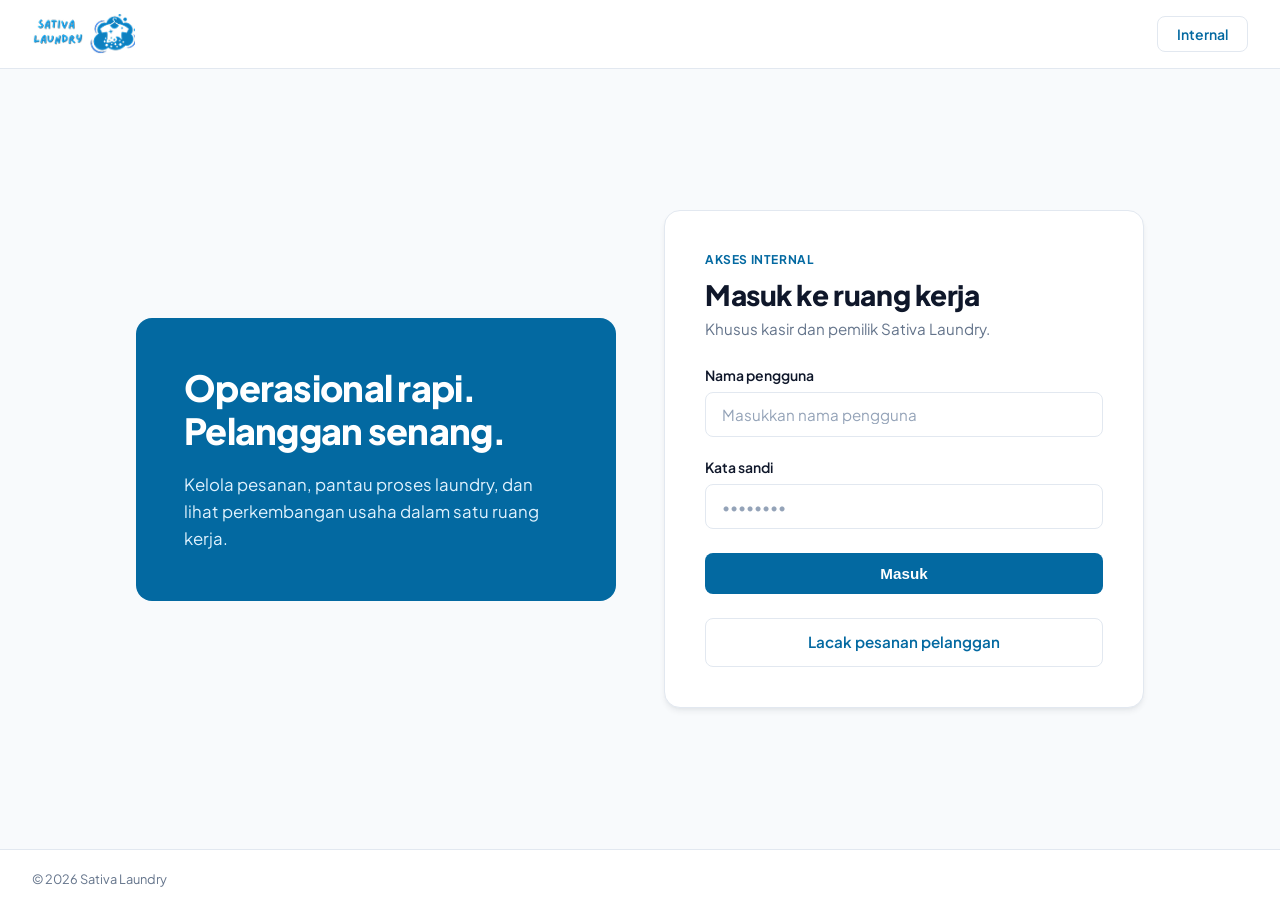
<file: index.html>
<!DOCTYPE html>
<html lang="id">
<head>
  <meta charset="UTF-8">
  <meta http-equiv="refresh" content="0; url=login.html">
  <title>Sativa Laundry</title>
  <script>
    window.location.href = "login.html";
  </script>
</head>
<body>
  <p>Mengarahkan ke halaman login... <a href="login.html">Klik di sini jika tidak otomatis dialihkan</a>.</p>
</body>
</html>
</file>
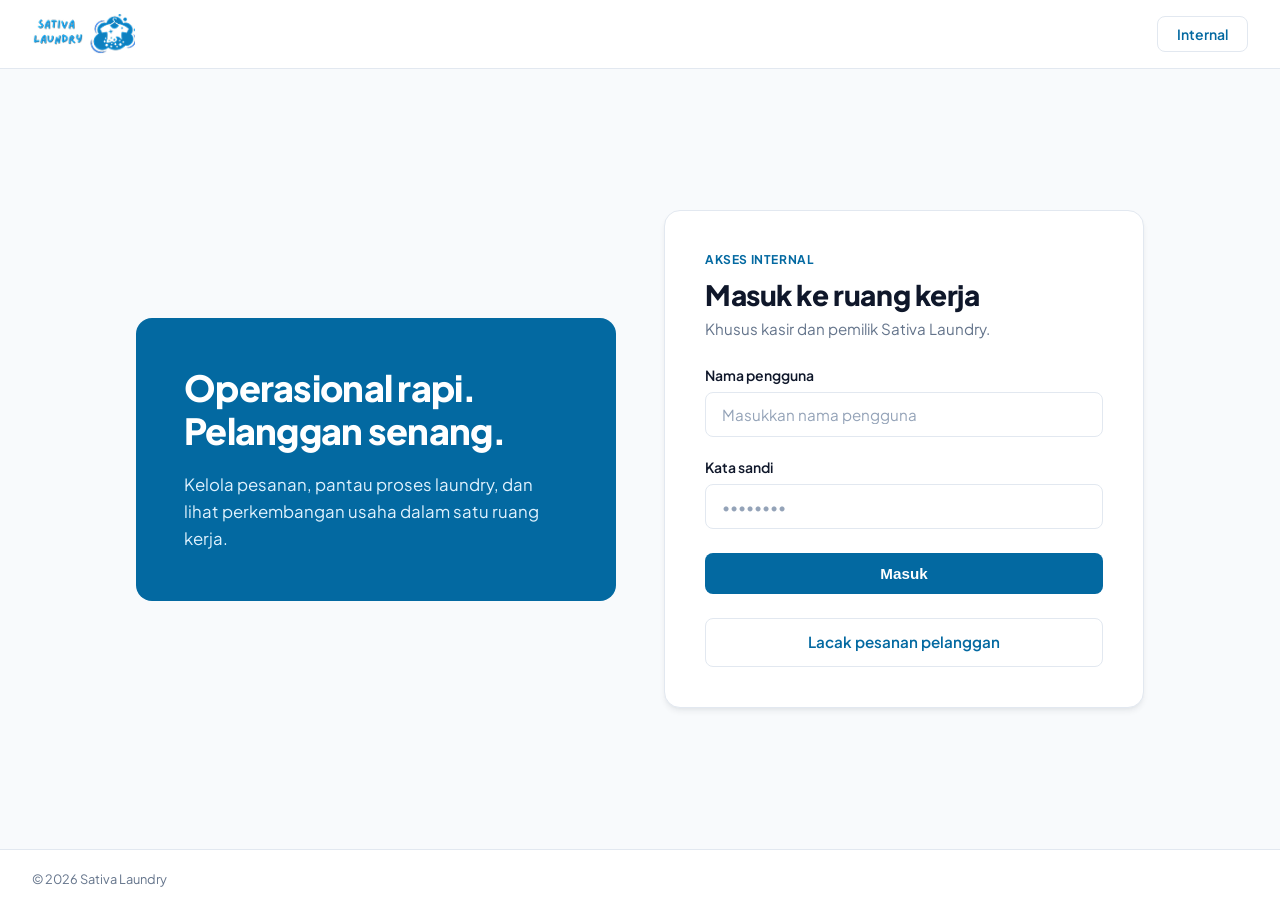
<file: login.html>
<!DOCTYPE html>
<html lang="id">
<head>
  <meta charset="UTF-8">
  <meta name="viewport" content="width=device-width, initial-scale=1.0">
  <title>Masuk ke Ruang Kerja - Sativa Laundry</title>
  <link rel="stylesheet" href="assets/css/style.css">
  <link rel="stylesheet" href="assets/css/login.css">
</head>
<body>
  <header class="app-header">
    <a href="login.html" class="brand-container">
      <img src="assets/img/Logo.png" alt="Sativa Laundry Logo" class="brand-logo">
    </a>
    <span class="user-pill-badge" tabindex="0">Internal</span>
  </header>

  <main class="login-page-container">
    <section class="login-hero-card" aria-hidden="true">
      <h1 class="login-hero-title">Operasional rapi. Pelanggan senang.</h1>
      <p class="login-hero-text">
        Kelola pesanan, pantau proses laundry, dan lihat perkembangan usaha dalam satu ruang kerja.
      </p>
    </section>

    <section class="login-card-form">
      <span class="login-badge-pill">AKSES INTERNAL</span>
      <h2 style="font-size: 1.75rem; font-weight: 800; margin-bottom: 0.35rem; color: var(--slate-900);">Masuk ke ruang kerja</h2>
      <p class="text-secondary" style="font-size: 0.95rem; margin-bottom: 1.5rem;">Khusus kasir dan pemilik Sativa Laundry.</p>

      <form id="loginForm" autocomplete="off" novalidate>
        <div class="form-group">
          <label for="usernameInput" class="form-label">Nama pengguna</label>
          <input 
            type="text" 
            id="usernameInput" 
            class="form-input" 
            placeholder="Masukkan nama pengguna" 
            required
            aria-describedby="loginErrorMsg"
          >
        </div>

        <div class="form-group" style="margin-bottom: 1.5rem;">
          <label for="passwordInput" class="form-label">Kata sandi</label>
          <input 
            type="password" 
            id="passwordInput" 
            class="form-input" 
            placeholder="••••••••" 
            required
            aria-describedby="loginErrorMsg"
          >
        </div>

        <button type="submit" id="btnLogin" class="btn btn-blue btn-block">
          Masuk
        </button>

        <div id="loginErrorMsg" class="form-error-msg" style="display: none; text-align: left; margin: 1rem 0 0.5rem;" role="alert">
          Pesan Gagal : nama pengguna atau kata sandi tidak sesuai.
        </div>

        <div style="margin-top: 1.5rem;">
          <a href="pelanggan.html" id="btnPelanggan" class="btn btn-white btn-block" style="border: 1px solid var(--color-border-subtle); color: var(--sky-700);">
          Lacak pesanan pelanggan
          </a>
        </div>
      </form>
    </section>
  </main>

  <footer class="app-footer">
    © 2026 Sativa Laundry
  </footer>

  <script src="assets/js/store.js"></script>
  <script src="assets/js/auth.js"></script>
  <script>
    document.addEventListener('DOMContentLoaded', () => {
      const loginForm = document.getElementById('loginForm');
      const usernameInput = document.getElementById('usernameInput');
      const passwordInput = document.getElementById('passwordInput');
      const errorMsg = document.getElementById('loginErrorMsg');
      const btnPelanggan = document.getElementById('btnPelanggan');

      [usernameInput, passwordInput].forEach(input => {
        input.addEventListener('input', () => {
          errorMsg.style.display = 'none';
        });
      });

      function handleLogin() {
        const username = usernameInput.value;
        const password = passwordInput.value;

        const result = window.sativaAuth.login(username, password);
        if (result.success) {
          window.location.href = result.redirect;
        } else {
          errorMsg.textContent = result.message;
          errorMsg.style.display = 'block';
        }
      }

      loginForm.addEventListener('submit', (e) => {
        e.preventDefault();
        handleLogin();
      });

    });
  </script>
</body>
</html>
</file>
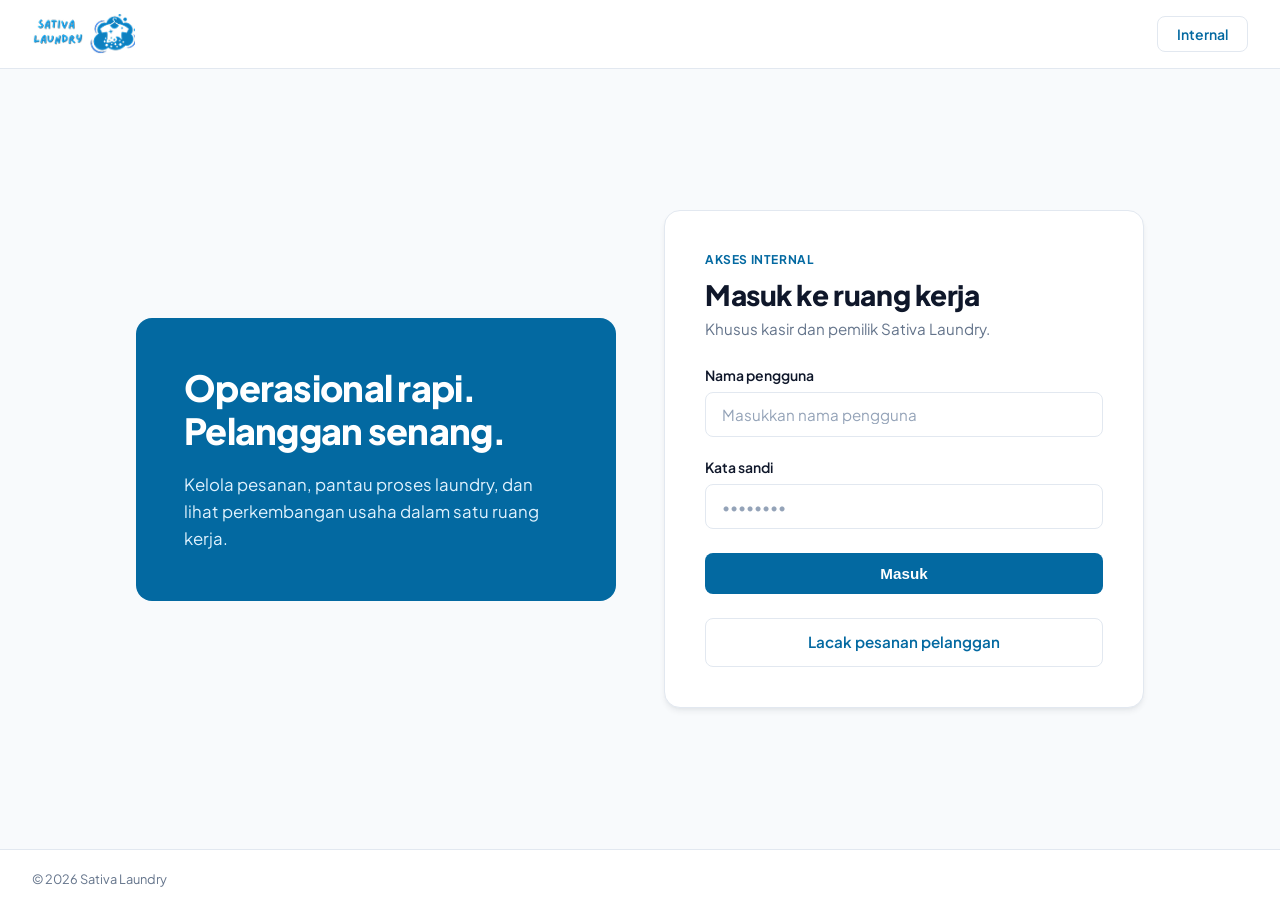
<file: pegawai.html>
<!DOCTYPE html>
<html lang="id">
<head>
  <meta charset="UTF-8">
  <meta name="viewport" content="width=device-width, initial-scale=1.0">
  <title>Kasir Pegawai - Sativa Laundry</title>
  <link rel="stylesheet" href="assets/css/style.css">
  <link rel="stylesheet" href="assets/css/pegawai.css">
</head>
<body>
  <header class="app-header">
    <a href="pegawai.html#pesanan" class="brand-container">
      <img src="assets/img/Logo.png" alt="Sativa Laundry Logo" class="brand-logo">
    </a>
    <div style="display: flex; align-items: center; gap: 0.75rem;">
      <button type="button" class="user-pill-badge" id="userPillBtn" title="Klik untuk keluar">
        Pegawai
      </button>
    </div>
  </header>

  <nav class="mobile-nav-bar" aria-label="Navigasi Kasir Mobile">
    <div class="mobile-nav-grid">
      <a href="#pesanan" class="mobile-nav-link active" data-nav-target="pesanan">Pesanan</a>
      <a href="#scan-qr" class="mobile-nav-link" data-nav-target="scan-qr">Scan QR</a>
      <a href="#pelanggan" class="mobile-nav-link" data-nav-target="pelanggan">Pelanggan</a>
      <a href="#pengeluaran" class="mobile-nav-link" data-nav-target="pengeluaran">Pengeluaran</a>
    </div>
  </nav>

  <div class="app-layout">
    <aside class="app-sidebar" aria-label="Sidebar Pegawai Desktop">
      <div>
        <div class="sidebar-label">PEGAWAI</div>
        <ul class="sidebar-menu">
          <li>
            <a href="#pesanan" class="sidebar-link active" data-nav-target="pesanan">Pesanan</a>
          </li>
          <li>
            <a href="#scan-qr" class="sidebar-link" data-nav-target="scan-qr">Scan QR</a>
          </li>
          <li>
            <a href="#pelanggan" class="sidebar-link" data-nav-target="pelanggan">Pelanggan</a>
          </li>
          <li>
            <a href="#pengeluaran" class="sidebar-link" data-nav-target="pengeluaran">Pengeluaran</a>
          </li>
        </ul>
        <div class="sidebar-footer-info">
          <p>Operasional toko</p>
          <p style="font-weight: 600; color: var(--slate-900);">08.00–21.00 WIB</p>
        </div>
      </div>
    </aside>

    <main class="app-content">

      <section id="view-pesanan" class="tab-view">
        <div class="page-header">
          <h1 class="page-title">Pesanan laundry</h1>
          <p class="page-subtitle">Senin, 16 November 2026 · Ringkasan operasional kasir</p>
        </div>

        <div style="display: flex; gap: 1rem; margin-bottom: 1.5rem; flex-wrap: wrap;">
          <button type="button" id="btnGoNewOrder" class="btn btn-blue" style="flex: 1; min-width: 200px;">
            + Pesanan baru
          </button>
          <button type="button" id="btnGoScanOrder" class="btn btn-white" style="flex: 1; min-width: 200px;">
            Scan QR pesanan
          </button>
        </div>

        <div class="stats-grid">
          <div class="stat-card">
            <span class="stat-label">Aktif dikerjakan</span>
            <span class="stat-value" id="statActiveCount">6 pesanan</span>
            <span class="stat-desc">Diterima / dicuci / disetrika</span>
          </div>
          <div class="stat-card">
            <span class="stat-label">Siap diambil</span>
            <span class="stat-value" id="statReadyCount">2 pesanan</span>
            <span class="stat-desc">Sudah selesai dikerjakan</span>
          </div>
          <div class="stat-card">
            <span class="stat-label">Kapasitas toko</span>
            <span class="stat-value" id="statCapacity">12 / 200 kg</span>
            <span class="stat-desc" id="statCapacityDesc">Normal · tersisa 188 kg</span>
          </div>
        </div>

        <div class="filter-bar">
          <div class="search-box">
            <label for="searchOrderInput" class="form-label" style="font-size: 0.8rem;">Cari pesanan</label>
            <input type="text" id="searchOrderInput" class="form-input" placeholder="Cari ID atau nama pelanggan">
          </div>
          <div class="filter-select">
            <label for="filterStatusSelect" class="form-label" style="font-size: 0.8rem;">Status</label>
            <select id="filterStatusSelect" class="form-select">
              <option value="Semua status">Semua status</option>
              <option value="Diterima">Diterima</option>
              <option value="Dicuci">Dicuci</option>
              <option value="Disetrika">Disetrika</option>
              <option value="Selesai">Selesai</option>
              <option value="Diambil">Diambil</option>
            </select>
          </div>
        </div>

        <div class="table-container">
          <table class="data-table" aria-label="Daftar pesanan kasir">
            <thead>
              <tr>
                <th style="width: 28%;">Kode / pelanggan</th>
                <th style="width: 22%;">Layanan</th>
                <th style="width: 14%;">Berat</th>
                <th style="width: 20%;">Status</th>
                <th style="width: 16%;">Aksi</th>
              </tr>
            </thead>
            <tbody id="ordersTableBody">
            </tbody>
          </table>
        </div>

        <div class="mobile-order-cards" id="mobileOrdersList">
        </div>

        <p id="ordersCountNote" class="text-secondary" style="font-size: 0.8rem; margin-top: 1.25rem;">
          8 pesanan ditampilkan · Beban aktif tidak termasuk pesanan selesai atau diambil.
        </p>
      </section>

      <section id="view-pesanan-baru" class="tab-view" style="display: none;">
        <div class="page-header">
          <h1 class="page-title">Buat pesanan baru</h1>
          <p class="page-subtitle">1. Pilih pelanggan &nbsp;/&nbsp; 2. Isi laundry &nbsp;/&nbsp; 3. Konfirmasi pembayaran</p>
        </div>

        <form id="formNewOrder" class="two-col-layout">
          <div>
            <div class="section-box">
              <div class="section-box-title">01 Pelanggan</div>
              <div class="form-group">
                <label for="newOrderCustomerInput" class="form-label">Cari pelanggan lama</label>
                <div class="combobox-container">
                  <input type="text" id="newOrderCustomerInput" class="form-input" placeholder="Ketik nama pelanggan..." autocomplete="off">
                  <div id="newOrderCustomerDropdown" class="combobox-dropdown"></div>
                </div>
              </div>

              <div id="newOrderCustomerPreview" class="text-secondary" style="font-size: 0.875rem; margin-bottom: 1.25rem; line-height: 1.5;">
                Belum ada pelanggan dipilih. Ketik nama untuk mencari atau daftarkan pelanggan baru.
              </div>

              <button type="button" id="btnOpenAddCustomerModal" class="btn btn-white btn-block">
                + Daftarkan pelanggan baru
              </button>
            </div>

            <div class="section-box">
              <div class="section-box-title">02 Detail laundry</div>

              <div class="form-group">
                <label for="newOrderService" class="form-label">Jenis layanan</label>
                <select id="newOrderService" class="form-select">
                  <option value="Cuci + setrika reguler" selected>Cuci + setrika reguler</option>
                  <option value="Cuci kering reguler">Cuci kering reguler</option>
                  <option value="Setrika saja">Setrika saja</option>
                </select>
              </div>

              <div style="grid-template-columns: 1fr 1fr; display: grid; gap: 1rem;">
                <div class="form-group">
                  <label for="newOrderWeight" class="form-label">Berat pakaian</label>
                  <input type="number" id="newOrderWeight" class="form-input" value="3" min="1" step="0.5" required>
                </div>
                <div class="form-group">
                  <label for="newOrderRate" class="form-label">Tarif per kg</label>
                  <input type="text" id="newOrderRate" class="form-input" value="Rp7.000" readonly>
                </div>
              </div>

              <div class="form-group">
                <label for="newOrderItems" class="form-label">Rincian item</label>
                <input type="text" id="newOrderItems" class="form-input" value="Pakaian campur" placeholder="Contoh: Pakaian campur">
              </div>

              <div class="form-group">
                <label for="newOrderEstimateDate" class="form-label">Estimasi selesai</label>
                <div style="display: grid; grid-template-columns: 1fr 1fr; gap: 0.75rem;">
                  <input type="date" id="newOrderEstimateDate" class="form-input" required>
                  <input type="text" id="newOrderEstimateTime" class="form-input" value="17:00" readonly style="cursor: pointer; background-color: #FFFFFF;" required>
                </div>
              </div>

              <div class="form-group">
                <label for="newOrderNotes" class="form-label">Catatan</label>
                <input type="text" id="newOrderNotes" class="form-input" value="Pisahkan pakaian putih" placeholder="Catatan tambahan untuk proses cuci">
              </div>
            </div>
          </div>

          <div>
            <div class="card">
              <h3 class="card-title">Ringkasan</h3>
              
              <div class="text-secondary" style="font-size: 0.85rem; margin-bottom: 0.75rem;">
                Tanggal masuk<br>
                <span style="color: var(--slate-900); font-weight: 500;">14 November 2026 · 09.00</span>
              </div>

              <div id="summaryServiceLine" class="text-secondary" style="font-size: 0.95rem; margin-bottom: 1.25rem; line-height: 1.5;">
                Cuci + setrika reguler<br>
                3 kg × Rp7.000
              </div>

              <div id="summaryTotalAmount" style="font-size: 1.5rem; font-weight: 800; color: var(--slate-900); margin-bottom: 1.25rem;">
                Total Rp21.000
              </div>

              <div class="form-group">
                <label for="newOrderPaymentMethod" class="form-label">Metode pembayaran</label>
                <select id="newOrderPaymentMethod" class="form-select">
                  <option value="Tunai" selected>Tunai</option>
                  <option value="QRIS">QRIS</option>
                  <option value="Transfer">Transfer</option>
                </select>
              </div>

              <div id="summaryPaymentNote" style="font-weight: 700; color: var(--slate-900); font-size: 0.95rem; margin-bottom: 0.5rem;">
                Pembayaran Rp21.000 diterima
              </div>

              <p class="text-secondary" style="font-size: 0.8rem; margin-bottom: 1.5rem; line-height: 1.5;">
                Setelah disimpan: ID & QR dibuat, label dicetak otomatis, struk dikirim ke WhatsApp.
              </p>

              <div style="display: flex; flex-direction: column; gap: 0.75rem;">
                <button type="submit" class="btn btn-blue btn-block">
                  Simpan & buat pesanan
                </button>
                <button type="button" id="btnCancelNewOrder" class="btn btn-white btn-block">
                  Batal
                </button>
              </div>
            </div>
          </div>
        </form>
      </section>

      <section id="view-nota-qr" class="tab-view" style="display: none;">
        <div class="page-header">
          <h1 class="page-title">Pesanan berhasil dibuat</h1>
          <p id="receiptPageSubtitle" class="page-subtitle">STL-261114-021 · 14 November 2026, 09.00 WIB</p>
        </div>

        <div class="two-col-layout">
          <div class="receipt-card">
            <div class="receipt-title">SATIVA LAUNDRY</div>
            <div class="receipt-subtitle">BUKTI PEMBAYARAN</div>
            <div id="receiptOrderCode" style="font-weight: 700; color: var(--slate-900); margin-bottom: 0.5rem;">
              STL-261114-021
            </div>

            <div id="receiptCustomerInfo" class="text-secondary" style="font-size: 0.85rem; line-height: 1.5; margin-bottom: 1rem;">
              14 Nov 2026 · 09.00<br>
              Rani · 0812-0000-0021<br>
              Jl. Sigura-Gura, Malang
            </div>

            <div id="receiptItemsLine" style="font-size: 0.95rem; color: var(--slate-900); line-height: 1.5; margin-bottom: 1rem;">
              Cuci + setrika reguler<br>
              Pakaian campur<br>
              3 kg × Rp7.000
            </div>

            <div id="receiptTotalLine" style="margin-bottom: 1rem; line-height: 1.4;">
              <strong style="font-size: 1.15rem; color: var(--slate-900);">TOTAL Rp21.000</strong><br>
              <span style="font-size: 0.9rem; font-weight: 600; color: var(--slate-900);">LUNAS · Tunai</span>
            </div>

            <div id="receiptEstimate" class="text-secondary" style="font-size: 0.85rem; margin-bottom: 1.5rem;">
              Estimasi: 16 Nov 2026 · 17.00
            </div>

            <div class="qr-display-box">
              <img id="receiptQRImg" src="assets/img/qrContoh.png" alt="QR Pesanan STL-261114-021">
              <strong id="receiptQRLabel" style="font-size: 0.85rem; color: var(--sky-700);">QR Pesanan · STL-261114-021</strong>
            </div>

            <p class="text-secondary" style="font-size: 0.775rem; text-align: center; margin-top: 1rem;">
              Simpan nota atau kode untuk melacak pesanan tanpa login.
            </p>
          </div>

          <div>
            <div class="card" style="margin-bottom: 1.25rem;">
              <div style="font-size: 1rem; font-weight: 700; color: var(--green-700); margin-bottom: 0.5rem;">
                Label QR · Tercetak
              </div>
              <p id="printThermalSub" style="font-size: 0.9rem; color: var(--slate-900); margin-bottom: 0.25rem;">Printer thermal kasir</p>
              <p class="text-secondary" style="font-size: 0.85rem; margin-bottom: 1.25rem;">Tempel label pada keranjang laundry.</p>
              <button type="button" id="btnReprintReceipt" class="btn btn-white btn-block">
                Cetak ulang nota / QR
              </button>
            </div>

            <div class="card" style="margin-bottom: 1.5rem;">
              <div style="display: flex; justify-content: space-between; align-items: flex-start; margin-bottom: 0.75rem;">
                <div style="font-size: 1rem; font-weight: 700; color: var(--green-700);">
                  Struk WhatsApp ·<br>Terkirim
                </div>
                <button type="button" id="btnCheckWA" class="btn btn-blue" style="padding: 0.5rem 1rem; font-size: 0.85rem;">
                  Cek Pesan WhatsApp
                </button>
              </div>

              <div id="whatsappDestination" class="text-secondary" style="font-size: 0.85rem; line-height: 1.4; margin-bottom: 0.75rem;">
                Tujuan: 0812-0000-0021<br>14 Nov 2026 · 09.00 WIB
              </div>

              <p class="text-secondary" style="font-size: 0.8rem; line-height: 1.5;">
                Pesan memuat kode pesanan, rincian item, berat, total pembayaran, dan tautan pelacakan.
              </p>
            </div>

            <button type="button" id="btnBackToDashboard" class="btn btn-blue btn-block" style="margin-bottom: 1.5rem;">
              Kembali ke daftar pesanan
            </button>

            <div class="card" style="background: #FFFFFF;">
              <h4 style="font-size: 0.95rem; font-weight: 700; color: var(--slate-900); margin-bottom: 0.35rem;">Jika printer tidak terhubung</h4>
              <p class="text-secondary" style="font-size: 0.85rem;">
                Pesanan tetap tersimpan. Periksa printer lalu pilih cetak ulang.
              </p>
            </div>
          </div>
        </div>
      </section>

      <section id="view-scan-qr" class="tab-view" style="display: none;">
        <div class="page-header">
          <h1 class="page-title">Scan & perbarui status</h1>
          <p class="page-subtitle">Pindai QR pada keranjang untuk mengenali pesanan dan melanjutkan tahap pengerjaan.</p>
        </div>

        <div class="two-col-layout">
          <div>
            <div class="scanner-viewport" id="scannerViewport">
              <video id="cameraStream" class="camera-video" autoplay playsinline></video>
              <div id="scannerOverlay" class="scanner-overlay">
                <div style="font-weight: 700; font-size: 1.1rem; margin-bottom: 0.25rem;">Pindai QR pesanan</div>
                <p style="font-size: 0.85rem; color: #94A3B8;">Arahkan QR label ke kamera</p>
              </div>
            </div>

            <button type="button" id="btnActivateCamera" class="btn btn-white btn-block" style="margin: 1rem 0 1.5rem;">
              Aktifkan kamera
            </button>

            <div class="form-group">
              <label for="inputScanCode" class="form-label" style="font-size: 0.8rem;">Alternatif input kode / nama pelanggan</label>
              <div class="combobox-container">
                <input type="text" id="inputScanCode" class="form-input" placeholder="Masukkan kode pesanan atau nama pelanggan" autocomplete="off">
                <div id="scanOrderDropdown" class="combobox-dropdown"></div>
              </div>
            </div>

            <button type="button" id="btnSearchScanCode" class="btn btn-white btn-block" style="margin-bottom: 1.5rem;">
              Cari pesanan
            </button>

            <div class="card">
              <h4 style="font-size: 0.95rem; font-weight: 700; margin-bottom: 0.35rem;">QR belum terbaca?</h4>
              <p class="text-secondary" style="font-size: 0.85rem; line-height: 1.5;">
                Pindai ulang atau masukkan kode dari label secara manual.
              </p>
            </div>
          </div>

          <div>
            <div class="card">
              <span class="sidebar-label" style="padding-left: 0;">PESANAN DIKENALI</span>
              <h2 id="scanOrderHeader" style="font-size: 1.5rem; font-weight: 800; color: var(--slate-900); margin-bottom: 0.35rem;">
                STL-261114-021 · Rani
              </h2>
              <p id="scanOrderDetails" class="text-secondary" style="font-size: 0.95rem; margin-bottom: 1.25rem;">
                Cuci + setrika · 3 kg · Lunas Rp21.000
              </p>

              <div class="form-group">
                <label for="scanStatusTransitionSelect" class="form-label">Perubahan tahap:</label>
                <div style="display: flex; align-items: center; gap: 0.75rem;">
                  <span id="scanCurrentStatusText" style="font-size: 1.05rem; font-weight: 700; color: var(--slate-900); white-space: nowrap;">Disetrika</span>
                  <span style="font-size: 1.1rem; font-weight: 700; color: var(--color-text-secondary);">→</span>
                  <select id="scanStatusTransitionSelect" class="form-select" style="font-size: 1.05rem; font-weight: 700; color: var(--slate-900); flex: 1;">
                    <option value="Diterima">Diterima</option>
                    <option value="Dicuci">Dicuci</option>
                    <option value="Disetrika">Disetrika</option>
                    <option value="Selesai" selected>Selesai</option>
                    <option value="Diambil">Diambil</option>
                  </select>
                </div>
              </div>

              <div id="scanShelfGroup" class="form-group" style="display: flex; align-items: center; justify-content: space-between; gap: 1rem;">
                <label for="scanShelfSelect" class="form-label" style="margin-bottom: 0; font-weight: 700;">
                  Ditaruh Pada Rak Nomor :
                </label>
                <select id="scanShelfSelect" class="form-select" style="width: 120px;">
                  <option value="01" selected>01</option>
                  <option value="02">02</option>
                  <option value="03">03</option>
                  <option value="04">04</option>
                </select>
              </div>

              <p id="scanNextStepNote" class="text-secondary" style="font-size: 0.85rem; line-height: 1.5; margin-bottom: 1.25rem;">
                Tahap berikutnya: selesai dan siap diambil. Waktu perubahan tercatat otomatis.
              </p>

              <button type="button" id="btnConfirmStatus" class="btn btn-blue btn-block" style="margin-bottom: 0.75rem;">
                Konfirmasi
              </button>

              <p id="scanConfirmNote" class="text-secondary" style="font-size: 0.8rem; text-align: center;">
                Setelah berhasil: status diperbarui dan notifikasi WhatsApp dikirim otomatis.
              </p>
            </div>

            <div class="card">
              <h4 style="font-size: 1rem; font-weight: 700; margin-bottom: 1rem;">Riwayat status</h4>
              <div id="scanHistoryContainer">
              </div>
            </div>

            <div id="scanWABanner" class="card alert-card alert-danger-banner">
              <div id="scanWABannerTitle" style="font-weight: 700; color: var(--red-700); margin-bottom: 0.5rem; display: flex; align-items: center; gap: 0.35rem;">
                <span>⚠</span> Status tersimpan · WhatsApp gagal
              </div>
              <p id="scanWABannerDesc" style="font-size: 0.85rem; color: var(--slate-900); margin-bottom: 1rem; line-height: 1.5;">
                Gangguan gateway tidak membatalkan perubahan status. Petugas dapat melihat kegagalan pengiriman.
              </p>
              <button type="button" id="btnRetryWA" class="btn btn-white btn-block" style="background: #FFFFFF;">
                Kirim ulang notifikasi
              </button>
            </div>
          </div>
        </div>

        <p class="text-secondary" style="font-size: 0.8rem; margin-top: 1.5rem;">
          Alur: Diterima → Dicuci → Disetrika → Selesai → Diambil. Pada tahap Selesai, aksi berikutnya adalah konfirmasi pengambilan.
        </p>
      </section>

      <section id="view-pelanggan" class="tab-view" style="display: none;">
        <div class="page-header">
          <h1 class="page-title">Data pelanggan</h1>
          <p class="page-subtitle">Cari pelanggan lama, periksa nomor WhatsApp, atau perbarui data sebelum transaksi.</p>
        </div>

        <div class="two-col-layout">
          <div>
            <div class="form-group">
              <label for="searchCustomerInput" class="form-label">Cari berdasarkan nama</label>
              <div class="combobox-container">
                <input type="text" id="searchCustomerInput" class="form-input" placeholder="Ketik nama pelanggan..." autocomplete="off">
                <div id="searchCustomerDropdown" class="combobox-dropdown"></div>
              </div>
            </div>

            <div class="table-container" style="margin-bottom: 0.75rem;">
              <table class="data-table" aria-label="Tabel Pelanggan">
                <thead>
                  <tr>
                    <th>Nama</th>
                    <th>WhatsApp</th>
                    <th style="width: 25%;">Aksi</th>
                  </tr>
                </thead>
                <tbody id="customersTableBody">
                </tbody>
              </table>
            </div>

            <p id="customersCountNote" class="text-secondary" style="font-size: 0.8rem; margin-bottom: 1.5rem;">
              2 hasil ditemukan · Nomor dan alamat merupakan data contoh.
            </p>

            <div class="card">
              <h4 style="font-size: 0.95rem; font-weight: 700; margin-bottom: 0.35rem;">Pelanggan tidak ditemukan?</h4>
              <p class="text-secondary" style="font-size: 0.85rem; line-height: 1.5; margin-bottom: 1.25rem;">
                Daftarkan pelanggan baru agar datanya dapat digunakan pada transaksi berikutnya.
              </p>
              <button type="button" id="btnOpenAddCustomerInPage" class="btn btn-white btn-block">
                + Pelanggan baru
              </button>
            </div>
          </div>

          <div>
            <div class="card">
              <h3 class="card-title">Ubah data pelanggan</h3>
              <form id="formEditCustomer" novalidate>
                <div class="form-group">
                  <label for="editCustomerName" class="form-label">Nama lengkap <span class="required">*</span></label>
                  <input type="text" id="editCustomerName" class="form-input" placeholder="Pilih pelanggan terlebih dahulu" required>
                </div>

                <div class="form-group">
                  <label for="editCustomerPhone" class="form-label">Nomor WhatsApp <span class="required">*</span></label>
                  <input type="text" id="editCustomerPhone" class="form-input" placeholder="0812-xxxx-xxxx" required>
                  <div class="form-helper">Gunakan nomor aktif yang terhubung ke WhatsApp.</div>
                </div>

                <div class="form-group" style="margin-bottom: 1.5rem;">
                  <label for="editCustomerAddress" class="form-label">Alamat <span class="required">*</span></label>
                  <input type="text" id="editCustomerAddress" class="form-input" placeholder="Alamat pelanggan" required>
                </div>

                <div style="display: flex; flex-direction: column; gap: 0.75rem;">
                  <button type="submit" class="btn btn-blue btn-block">
                    Simpan perubahan
                  </button>
                  <button type="button" id="btnCancelEditCustomer" class="btn btn-white btn-block">
                    Batal
                  </button>
                </div>

                <p class="text-secondary" style="font-size: 0.775rem; text-align: center; margin-top: 1rem;">
                  Nama, nomor WhatsApp, dan alamat wajib diisi.
                </p>
              </form>
            </div>
          </div>
        </div>
      </section>

      <section id="view-pengeluaran" class="tab-view" style="display: none;">
        <div class="page-header">
          <h1 class="page-title">Pengeluaran operasional</h1>
          <p class="page-subtitle">Catat biaya harian. Data ini menjadi komponen kas keluar pada laporan pemilik.</p>
        </div>

        <div class="two-col-layout">
          <div>
            <div class="card">
              <h3 class="card-title">Catat pengeluaran</h3>
              <form id="formExpense" novalidate>
                <div class="form-group">
                  <label for="expenseDate" class="form-label">Tanggal <span class="required">*</span></label>
                  <input type="date" id="expenseDate" class="form-input" required>
                </div>

                <div class="form-group">
                  <label for="expenseCategory" class="form-label">Kategori <span class="required">*</span></label>
                  <select id="expenseCategory" class="form-select">
                    <option value="Bahan laundry" selected>Bahan laundry</option>
                    <option value="Listrik & Air">Listrik & Air</option>
                    <option value="Operasional Toko">Operasional Toko</option>
                    <option value="Lainnya">Lainnya</option>
                  </select>
                </div>

                <div class="form-group">
                  <label for="expenseDescription" class="form-label">Keterangan <span class="required">*</span></label>
                  <input type="text" id="expenseDescription" class="form-input" value="Pembelian detergen" placeholder="Contoh: Pembelian detergen" required>
                </div>

                <div class="form-group">
                  <label for="expenseAmount" class="form-label">Nominal <span class="required">*</span></label>
                  <input type="text" id="expenseAmount" class="form-input" value="Rp30.000" placeholder="Rp" required>
                  <div class="form-helper">Nominal harus lebih besar dari Rp0.</div>
                </div>

                <div style="display: flex; flex-direction: column; gap: 0.75rem; margin-top: 1.5rem;">
                  <button type="submit" class="btn btn-blue btn-block">
                    Simpan pengeluaran
                  </button>
                  <button type="button" id="btnCancelExpense" class="btn btn-white btn-block">
                    Batal
                  </button>
                </div>
              </form>
            </div>
          </div>

          <div>
            <div class="card">
              <div class="text-secondary" style="font-size: 0.85rem; margin-bottom: 0.25rem;">Total pengeluaran hari ini</div>
              <div id="expenseTotalAmount" style="font-size: 2.25rem; font-weight: 800; color: var(--slate-900); margin-bottom: 0.25rem;">
                Rp45.000
              </div>
              <div id="expenseTotalCount" class="text-secondary" style="font-size: 0.85rem; margin-bottom: 1.5rem;">
                2 catatan · 16 November 2026
              </div>

              <div class="table-container" style="box-shadow: none;">
                <table class="data-table" aria-label="Tabel Pengeluaran Hari Ini">
                  <thead>
                    <tr>
                      <th>Keterangan</th>
                      <th>Waktu</th>
                      <th>Nominal</th>
                    </tr>
                  </thead>
                  <tbody id="expenseListBody">
                  </tbody>
                </table>
              </div>

              <p class="text-success" style="font-size: 0.85rem; font-weight: 600; margin-top: 1.25rem;">
                Pengeluaran tersimpan dan laporan diperbarui.
              </p>
            </div>
          </div>
        </div>
      </section>

    </main>
  </div>

  <footer class="app-footer">
    © 2026 Sativa Laundry
  </footer>

  <div id="modalDataPelangganTersimpan" class="modal-overlay" role="dialog" aria-modal="true" aria-hidden="true">
    <div class="modal-dialog">
      <div class="modal-tag">BERHASIL</div>
      <h3 class="modal-title">Data pelanggan tersimpan</h3>
      <p class="modal-desc">
        Perubahan data pelanggan telah disimpan. Nomor WhatsApp dan alamat siap digunakan pada transaksi berikutnya.
      </p>
      <button type="button" class="btn btn-blue btn-block" data-close-modal="modalDataPelangganTersimpan">
        Selesai
      </button>
    </div>
  </div>

  <div id="modalNotaDicetak" class="modal-overlay" role="dialog" aria-modal="true" aria-hidden="true">
    <div class="modal-dialog">
      <div class="modal-tag">BERHASIL</div>
      <h3 class="modal-title">Nota berhasil dicetak</h3>
      <p id="dialogNotaDesc" class="modal-desc">
        Nota dan label QR STL-261114-021 dicetak ulang. Tempelkan label pada keranjang laundry.
      </p>
      <button type="button" class="btn btn-blue btn-block" data-close-modal="modalNotaDicetak">
        Selesai
      </button>
    </div>
  </div>

  <div id="modalQRDikenali" class="modal-overlay" role="dialog" aria-modal="true" aria-hidden="true">
    <div class="modal-dialog">
      <div class="modal-tag">BERHASIL</div>
      <h3 class="modal-title">QR berhasil dikenali</h3>
      <p id="dialogQRDesc" class="modal-desc">
        Simulasi pemindaian: STL-261114-021 · Rani. Lanjutkan ke hasil pemindaian di halaman ini untuk memperbarui status.
      </p>
      <button type="button" class="btn btn-blue btn-block" data-close-modal="modalQRDikenali">
        Selesai
      </button>
    </div>
  </div>

  <div id="modalStatusDiubah" class="modal-overlay" role="dialog" aria-modal="true" aria-hidden="true">
    <div class="modal-dialog">
      <div class="modal-tag">BERHASIL</div>
      <h3 class="modal-title">Status berhasil dirubah</h3>
      <p id="dialogStatusDiubahDesc" class="modal-desc">
        Status pesanan berhasil diperbarui.
      </p>
      <button type="button" class="btn btn-blue btn-block" data-close-modal="modalStatusDiubah">
        Selesai
      </button>
    </div>
  </div>

  <div id="modalPelangganBaruTerdaftar" class="modal-overlay" role="dialog" aria-modal="true" aria-hidden="true">
    <div class="modal-dialog">
      <div class="modal-tag">BERHASIL</div>
      <h3 class="modal-title">Pelanggan baru terdaftar</h3>
      <p class="modal-desc">
        Simulasi pendaftaran berhasil. Data pelanggan dapat digunakan ketika membuat pesanan baru.
      </p>
      <button type="button" class="btn btn-blue btn-block" data-close-modal="modalPelangganBaruTerdaftar">
        Selesai
      </button>
    </div>
  </div>

  <div id="modalPengeluaranTersimpan" class="modal-overlay" role="dialog" aria-modal="true" aria-hidden="true">
    <div class="modal-dialog">
      <div class="modal-tag">BERHASIL</div>
      <h3 class="modal-title">Pengeluaran tersimpan</h3>
      <p id="dialogPengeluaranDesc" class="modal-desc">
        Pembelian detergen Rp30.000 tercatat. Total hari ini Rp45.000 dari 2 catatan. Laporan pemilik diperbarui.
      </p>
      <button type="button" class="btn btn-blue btn-block" data-close-modal="modalPengeluaranTersimpan">
        Selesai
      </button>
    </div>
  </div>

  <div id="modalNotifikasiTerkirim" class="modal-overlay" role="dialog" aria-modal="true" aria-hidden="true">
    <div class="modal-dialog">
      <div class="modal-tag">BERHASIL</div>
      <h3 class="modal-title">Notifikasi terkirim</h3>
      <p id="dialogNotifikasiDesc" class="modal-desc">
        WhatsApp untuk pesanan STL-261114-021 berhasil dikirim ulang ke 0812-0000-0021.
      </p>
      <button type="button" class="btn btn-blue btn-block" data-close-modal="modalNotifikasiTerkirim">
        Selesai
      </button>
    </div>
  </div>

  <div id="modalDetailPesanan" class="modal-overlay" role="dialog" aria-modal="true" aria-hidden="true">
    <div class="modal-dialog" style="max-width: 360px;">
      <div id="modalDetailCode" style="font-size: 0.85rem; font-weight: 600; color: var(--color-text-secondary); margin-bottom: 0.25rem;">
        STL-261115-023
      </div>
      <h3 id="modalDetailName" style="font-size: 1.75rem; font-weight: 800; color: var(--slate-900); margin-bottom: 0.5rem;">
        Dimas
      </h3>
      <p id="modalDetailService" style="font-size: 1.05rem; color: var(--slate-900); margin-bottom: 0.5rem;">
        Cuci + setrika · 3 kg
      </p>
      <p id="modalDetailStatus" style="font-weight: 700; font-size: 1rem; margin-bottom: 1.5rem;">
        Status: <span style="color: var(--amber-700);">Dicuci</span>
      </p>
      <button type="button" class="btn btn-blue btn-block" data-close-modal="modalDetailPesanan">
        Tutup detail
      </button>
    </div>
  </div>

  <div id="modalTambahPelanggan" class="modal-overlay" role="dialog" aria-modal="true" aria-hidden="true">
    <div class="modal-dialog" style="max-width: 440px;">
      <h3 style="font-size: 1.4rem; font-weight: 800; color: var(--slate-900); margin-bottom: 1.25rem;">
        Tambah pelanggan baru
      </h3>
      <form id="formAddCustomer" novalidate>
        <div class="form-group">
          <label for="addCustomerName" class="form-label">Nama lengkap <span class="required">*</span></label>
          <input type="text" id="addCustomerName" class="form-input" placeholder="Masukkan nama pelanggan" required>
        </div>

        <div class="form-group">
          <label for="addCustomerPhone" class="form-label">Nomor WhatsApp <span class="required">*</span></label>
          <input type="text" id="addCustomerPhone" class="form-input" placeholder="Contoh: 0812-xxxx-xxxx" required>
        </div>

        <div class="form-group" style="margin-bottom: 1.5rem;">
          <label for="addCustomerAddress" class="form-label">Alamat <span class="required">*</span></label>
          <textarea id="addCustomerAddress" class="form-textarea" rows="3" placeholder="Masukkan alamat lengkap" required></textarea>
        </div>

        <div style="display: flex; gap: 0.75rem;">
          <button type="submit" class="btn btn-blue" style="flex: 1;">
            Simpan pelanggan
          </button>
          <button type="button" class="btn btn-white" data-close-modal="modalTambahPelanggan" style="flex: 1;">
            Batal
          </button>
        </div>
      </form>
    </div>
  </div>

  <div id="modalTimePicker" class="modal-overlay" role="dialog" aria-modal="true" aria-hidden="true">
    <div class="modal-dialog time-picker-dialog">
      <div class="time-picker-label">PILIH WAKTU</div>
      <div class="time-picker-display">
        <button type="button" id="tpHourBox" class="tp-num-box active">05</button>
        <span class="tp-colon">:</span>
        <button type="button" id="tpMinuteBox" class="tp-num-box">00</button>
        <div class="tp-ampm-group">
          <button type="button" id="tpAmBtn" class="tp-ampm-btn">AM</button>
          <button type="button" id="tpPmBtn" class="tp-ampm-btn active">PM</button>
        </div>
      </div>

      <div class="tp-clock-face" id="tpClockFace">
        <div class="tp-clock-center"></div>
        <div class="tp-clock-hand" id="tpClockHand"></div>
        <div id="tpClockNumbers"></div>
      </div>

      <div class="tp-actions">
        <button type="button" id="tpCancelBtn" class="tp-action-btn">BATAL</button>
        <button type="button" id="tpOkBtn" class="tp-action-btn">OK</button>
      </div>
    </div>
  </div>

  <script src="assets/js/store.js"></script>
  <script src="assets/js/auth.js"></script>
  <script src="assets/js/app.js"></script>
  <script>
    document.addEventListener('DOMContentLoaded', () => {
      window.sativaAuth.requireAuth('pegawai');
    });
  </script>
</body>
</html>
</file>
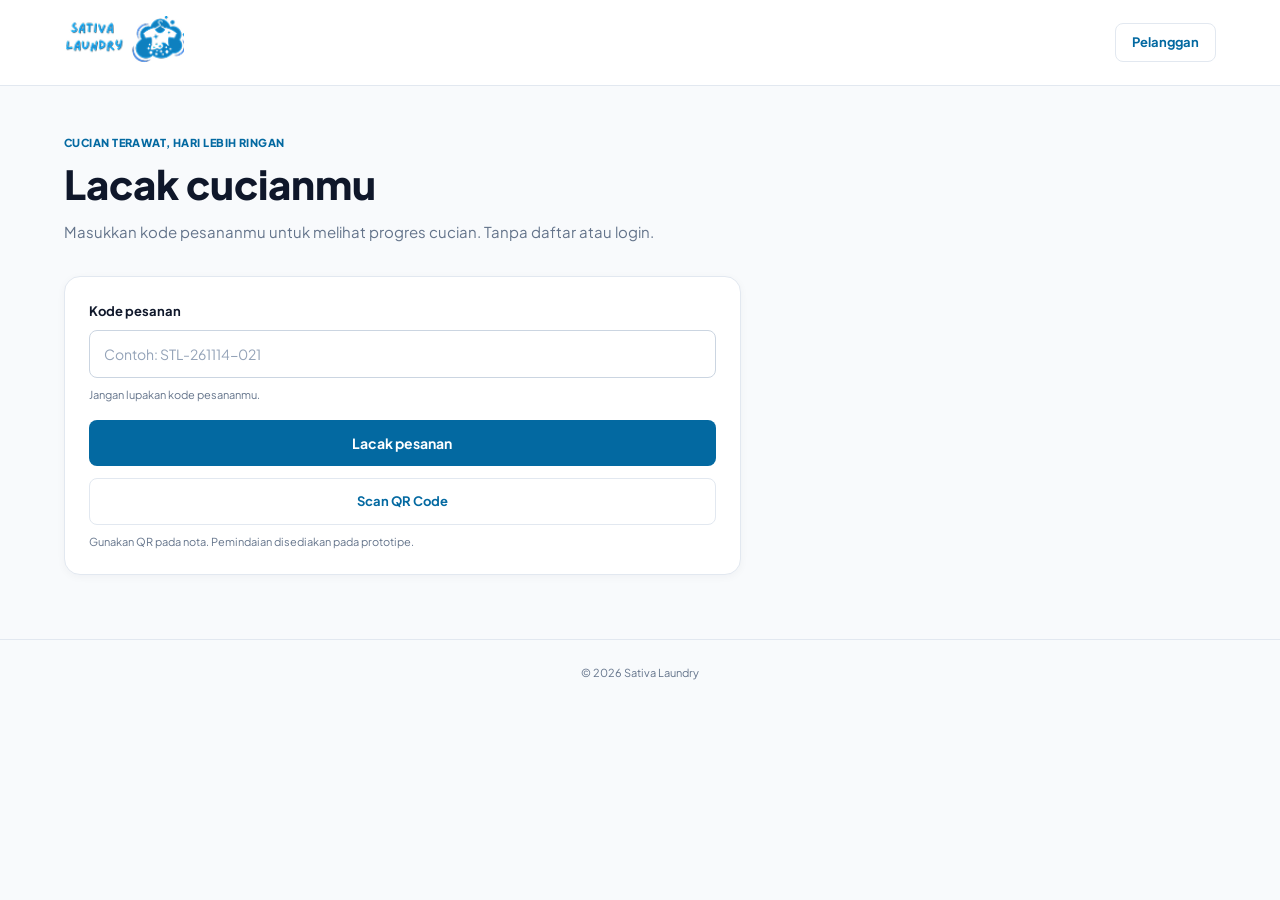
<file: pelanggan.html>
<!DOCTYPE html>
<html lang="id">
<head>
    <meta charset="UTF-8">
    <meta name="viewport" content="width=device-width, initial-scale=1.0">
    <title>Lacak Pesanan - Sativa Laundry</title>

    <link rel="stylesheet" href="assets/css/pelanggan.css">
</head>
<body>

    <!-- HEADER -->
    <header class="header">
        <div class="header-container">
            <a href="index.html" class="brand">
                <img src="assets/img/Logo.png" alt="Sativa Laundry">
            </a>

            <span class="header-label">Pelanggan</span>
        </div>
    </header>

    <!-- MAIN CONTENT -->
    <main class="main-container">

        <!-- HERO -->
        <section class="hero">
            <div class="hero-text">
                <span class="eyebrow">CUCIAN TERAWAT, HARI LEBIH RINGAN</span>
                <h1>Lacak cucianmu</h1>
                <p>
                    Masukkan kode pesananmu untuk melihat progres cucian.
                    Tanpa daftar atau login.
                </p>
            </div>
        </section>

        <!-- TRACKING SECTION -->
        <section class="tracking-layout">

            <!-- TRACKING FORM -->
            <div class="tracking-card">

                <form id="trackingForm">

                    <div class="form-group">
                        <label for="orderCode">Kode pesanan</label>

                        <input
                            type="text"
                            id="orderCode"
                            name="orderCode"
                            placeholder="Contoh: STL-261114-021"
                            autocomplete="off"
                            required
                        >

                        <small>
                            Jangan lupakan kode pesananmu.
                        </small>
                    </div>

                    <button type="submit" id="trackingButton">
                        Lacak pesanan
                    </button>

                    <button type="button" class="secondary-button" id="scanButton">
                        Scan QR Code
                    </button>

                    <small class="helper-text">
                        Gunakan QR pada nota. Pemindaian disediakan pada prototipe.
                    </small>

                </form>

                <div id="errorMessage" class="error-message hidden">
                    Kode pesanan tidak ditemukan.
                </div>

            </div>

            <!-- ORDER SUMMARY -->
            <aside class="order-summary" id="orderSummary">

                <div class="status-card">

                    <div class="status-badge" id="statusBadge">
                        <span class="status-dot"></span>
                        <span id="statusText">Menunggu pesanan</span>
                    </div>

                    <h2 id="weightText">--</h2>

                    <div class="progress-track">
                        <div
                            class="progress-fill"
                            id="progressFill"
                        ></div>
                    </div>

                    <p id="orderInfo">
                        Informasi pesanan akan muncul di sini.
                    </p>

                </div>

                <!-- STORE INFORMATION -->
                <div class="store-card">

                    <h3>Informasi toko</h3>

                    <p>
                        Jl. Sigura-Gura Barat Raya No. 22, Malang
                    </p>

                    <div class="store-hours">
                        <span>Jam operasional</span>
                        <strong>08.00–21.00 WIB</strong>
                    </div>

                    <a
                        href="https://wa.me/"
                        target="_blank"
                        class="whatsapp-button"
                    >
                        Hubungi toko via WhatsApp
                    </a>

                </div>

            </aside>

        </section>

        <!-- ORDER DETAIL -->
        <section class="detail-section hidden" id="detailSection">

            <button class="back-button" id="backButton">
                ← Lacak pesanan lain
            </button>

            <h2>Detail pesanan</h2>

            <div class="detail-layout">

                <!-- DETAIL CARD -->
                <div class="detail-card">

                    <span class="order-code" id="detailOrderCode">
                        -
                    </span>

                    <div class="status-badge" id="detailStatusBadge">
                        <span class="status-dot"></span>
                        <span id="detailStatusText">-</span>
                    </div>

                    <h3 id="detailTitle">
                        -
                    </h3>

                    <p id="detailEstimated">
                        Estimasi selesai: -
                    </p>

                    <p id="detailDescription">
                        -
                    </p>

                    <hr>

                    <h3>Rincian laundry</h3>

                    <div id="detailItems">
                        -
                    </div>

                    <div class="price-box">
                        <span>Total</span>
                        <strong id="detailPrice">Rp 0</strong>
                    </div>

                </div>

                <!-- TIMELINE -->
                <div class="timeline-card">

                    <h3>Progres cucian</h3>

                    <div class="timeline" id="timeline">

                        <div class="timeline-item">
                            <div class="timeline-icon"></div>
                            <div class="timeline-content">
                                <strong>Diterima</strong>
                                <small id="timeReceived">-</small>
                            </div>
                        </div>

                        <div class="timeline-item">
                            <div class="timeline-icon"></div>
                            <div class="timeline-content">
                                <strong>Dicuci</strong>
                                <small id="timeWashed">-</small>
                            </div>
                        </div>

                        <div class="timeline-item">
                            <div class="timeline-icon"></div>
                            <div class="timeline-content">
                                <strong>Disetrika</strong>
                                <small id="timeIroned">-</small>
                            </div>
                        </div>

                        <div class="timeline-item">
                            <div class="timeline-icon"></div>
                            <div class="timeline-content">
                                <strong>Selesai</strong>
                                <small id="timeFinished">Menunggu pengerjaan</small>
                            </div>
                        </div>

                        <div class="timeline-item">
                            <div class="timeline-icon"></div>
                            <div class="timeline-content">
                                <strong>Diambil</strong>
                                <small id="timePickedUp">Menunggu pengambilan</small>
                            </div>
                        </div>

                    </div>

                    <p class="timeline-note">
                        Notifikasi WhatsApp akan dikirim saat pesanan
                        selesai dan siap diambil.
                    </p>

                </div>

            </div>

        </section>

    </main>

    <!-- FOOTER -->
    <footer class="footer">
        <p>&copy; 2026 Sativa Laundry</p>
    </footer>

    <!-- SCRIPTS -->
    <script src="assets/js/store.js"></script>
    <script src="assets/js/pelanggan.js"></script>

</body>
</html>
</file>
<file: assets/css/style.css>
@import url('https://fonts.googleapis.com/css2?family=Plus+Jakarta+Sans:wght@400;500;600;700;800&display=swap');

:root {
  --neutral-white: #FFFFFF;

  --slate-50: #F8FAFC;
  --slate-200: #E2E8F0;
  --slate-500: #64748B;
  --slate-900: #0F172A;

  --sky-700: #0369A1;
  --sky-800: #075985;
  --sky-900: #0C4A6E;

  --green-700: #15803D;
  --amber-700: #B45309;
  --red-700: #B91C1C;

  --color-bg-canvas: #F8FAFC;
  --color-bg-surface: #FFFFFF;

  --color-text-primary: #0F172A;
  --color-text-secondary: #64748B;
  --color-text-on-accent: #FFFFFF;

  --color-focus-ring: #0369A1;

  --color-border-default: #64748B;
  --color-border-subtle: #E2E8F0;

  --color-status-success: #15803D;
  --color-status-warning: #B45309;
  --color-status-danger: #B91C1C;

  --btn-white-bg-primary: #FFFFFF;
  --btn-white-bg-hover: #F8FAFC;
  --btn-white-bg-active: #0C4A6E;
  --btn-white-bg-disable: #E2E8F0;

  --btn-blue-bg-primary: #0369A1;
  --btn-blue-bg-hover: #075985;
  --btn-blue-bg-active: #0C4A6E;
  --btn-blue-bg-disable: #E2E8F0;

  --radius-sm: 6px;
  --radius-md: 8px;
  --radius-lg: 12px;
  --radius-xl: 16px;
  --radius-2xl: 20px;
  --radius-pill: 9999px;

  --shadow-sm: 0 1px 2px 0 rgba(15, 23, 42, 0.05);
  --shadow-md: 0 4px 6px -1px rgba(15, 23, 42, 0.07), 0 2px 4px -2px rgba(15, 23, 42, 0.05);
  --shadow-lg: 0 10px 15px -3px rgba(15, 23, 42, 0.08), 0 4px 6px -4px rgba(15, 23, 42, 0.03);
  --shadow-modal: 0 20px 25px -5px rgba(15, 23, 42, 0.15), 0 8px 10px -6px rgba(15, 23, 42, 0.1);
}

*, *::before, *::after {
  box-sizing: border-box;
  margin: 0;
  padding: 0;
}

body {
  font-family: 'Plus Jakarta Sans', -apple-system, BlinkMacSystemFont, 'Segoe UI', Roboto, Helvetica, Arial, sans-serif;
  background-color: var(--color-bg-canvas);
  color: var(--color-text-primary);
  line-height: 1.5;
  -webkit-font-smoothing: antialiased;
  -moz-osx-font-smoothing: grayscale;
  min-height: 100vh;
  display: flex;
  flex-direction: column;
}

h1, h2, h3, h4, h5, h6 {
  color: var(--color-text-primary);
  font-weight: 700;
  line-height: 1.25;
}

h1 {
  font-size: 2rem;
  letter-spacing: -0.02em;
}

h2 {
  font-size: 1.5rem;
  letter-spacing: -0.015em;
}

h3 {
  font-size: 1.2rem;
}

.text-secondary {
  color: var(--color-text-secondary);
}

.text-success {
  color: var(--color-status-success);
}

.text-warning {
  color: var(--color-status-warning);
}

.text-danger {
  color: var(--color-status-danger);
}

.text-primary-blue {
  color: var(--sky-700);
}

.btn {
  display: inline-flex;
  align-items: center;
  justify-content: center;
  gap: 0.5rem;
  padding: 0.75rem 1.25rem;
  font-size: 0.95rem;
  font-weight: 600;
  border-radius: var(--radius-md);
  cursor: pointer;
  text-decoration: none;
  transition: all 0.15s ease-in-out;
  user-select: none;
  border: none;
  outline: none;
  text-align: center;
}

.btn:focus-visible {
  outline: 2px solid var(--color-focus-ring);
  outline-offset: 2px;
}

.btn-blue {
  background-color: var(--btn-blue-bg-primary);
  color: var(--color-text-on-accent);
  border: none;
}

.btn-blue:hover:not(:disabled) {
  background-color: var(--btn-blue-bg-hover);
  color: var(--color-text-on-accent);
}

.btn-blue:active:not(:disabled) {
  background-color: var(--btn-blue-bg-active);
  color: var(--color-text-on-accent);
}

.btn-blue:disabled,
.btn-blue.disabled {
  background-color: var(--btn-blue-bg-disable);
  color: var(--color-text-secondary);
  cursor: not-allowed;
}

.btn-white {
  background-color: var(--btn-white-bg-primary);
  color: var(--sky-700);
  border: 1px solid var(--color-border-default);
}

.btn-white:hover:not(:disabled) {
  background-color: var(--btn-white-bg-hover);
  color: var(--sky-700);
  border: 1px solid var(--sky-700);
}

.btn-white:active:not(:disabled) {
  background-color: var(--btn-white-bg-active);
  color: var(--color-text-on-accent);
  border: 1px solid transparent;
}

.btn-white:disabled,
.btn-white.disabled {
  background-color: var(--btn-white-bg-disable);
  color: var(--color-text-secondary);
  border: 1px solid transparent;
  cursor: not-allowed;
}

.btn-block {
  width: 100%;
}

.form-group {
  margin-bottom: 1.25rem;
}

.form-label {
  display: block;
  font-size: 0.875rem;
  font-weight: 600;
  color: var(--color-text-primary);
  margin-bottom: 0.375rem;
}

.form-label .required {
  color: var(--red-700);
  margin-left: 2px;
}

.form-input,
.form-select,
.form-textarea {
  width: 100%;
  padding: 0.75rem 1rem;
  font-size: 0.95rem;
  font-family: inherit;
  color: var(--color-text-primary);
  background-color: var(--color-bg-surface);
  border: 1px solid var(--color-border-subtle);
  border-radius: var(--radius-md);
  outline: none;
  transition: border-color 0.15s ease-in-out, box-shadow 0.15s ease-in-out;
}

.form-select {
  appearance: none;
  -webkit-appearance: none;
  -moz-appearance: none;
  background-image: url("data:image/svg+xml,%3Csvg xmlns='http://www.w3.org/2000/svg' width='16' height='16' viewBox='0 0 24 24' fill='none' stroke='%230F172A' stroke-width='2' stroke-linecap='round' stroke-linejoin='round'%3E%3Cpolyline points='6 9 12 15 18 9'%3E%3C/polyline%3E%3C/svg%3E");
  background-repeat: no-repeat;
  background-position: right 0.85rem center;
  background-size: 16px 16px;
  padding-right: 2.25rem;
  cursor: pointer;
}

.form-input:focus,
.form-select:focus,
.form-textarea:focus {
  border-color: var(--color-focus-ring);
  outline: 2px solid var(--color-focus-ring);
  outline-offset: 1px;
}

.form-input::placeholder,
.form-textarea::placeholder {
  color: #94A3B8;
}

.form-helper {
  font-size: 0.8rem;
  color: var(--color-text-secondary);
  margin-top: 0.35rem;
}

.form-error-msg {
  font-size: 0.875rem;
  color: var(--red-700);
  margin-top: 0.5rem;
  font-weight: 500;
}

.badge-status {
  display: inline-flex;
  align-items: center;
  gap: 0.35rem;
  padding: 0.3rem 0.75rem;
  border-radius: var(--radius-sm);
  font-size: 0.8rem;
  font-weight: 600;
  line-height: 1.2;
}

.badge-diterima {
  background-color: var(--sky-700);
  color: #FFFFFF;
}

.badge-dicuci,
.badge-disetrika {
  background-color: var(--amber-700);
  color: #FFFFFF;
}

.badge-selesai {
  background-color: var(--green-700);
  color: #FFFFFF;
}

.badge-diambil {
  background-color: var(--slate-500);
  color: #FFFFFF;
}

.app-header {
  background-color: var(--color-bg-surface);
  border-bottom: 1px solid var(--color-border-subtle);
  padding: 0.875rem 2rem;
  display: flex;
  align-items: center;
  justify-content: space-between;
  position: sticky;
  top: 0;
  z-index: 40;
}

.brand-container {
  display: flex;
  align-items: center;
  gap: 0.75rem;
  text-decoration: none;
}

.brand-logo {
  height: 40px;
  width: auto;
  object-fit: contain;
}

.user-pill-badge {
  display: inline-flex;
  align-items: center;
  padding: 0.4rem 1.2rem;
  border: 1px solid var(--color-border-subtle);
  border-radius: var(--radius-md);
  font-size: 0.875rem;
  font-weight: 600;
  color: var(--sky-700);
  background: var(--neutral-white);
  cursor: pointer;
  transition: all 0.15s ease;
}

.user-pill-badge:hover {
  background-color: var(--slate-50);
  border-color: var(--sky-700);
}

.modal-overlay {
  position: fixed;
  inset: 0;
  background-color: rgba(15, 23, 42, 0.45);
  backdrop-filter: blur(2px);
  display: flex;
  align-items: center;
  justify-content: center;
  padding: 1.5rem;
  z-index: 100;
  opacity: 0;
  visibility: hidden;
  transition: opacity 0.2s ease, visibility 0.2s ease;
}

.modal-overlay.active {
  opacity: 1;
  visibility: visible;
}

.modal-dialog {
  background-color: #FFFFFF;
  border-radius: 24px;
  width: 100%;
  max-width: 420px;
  padding: 2rem 1.75rem 1.75rem;
  box-shadow: var(--shadow-modal);
  transform: scale(0.95);
  transition: transform 0.2s cubic-bezier(0.16, 1, 0.3, 1);
  text-align: left;
}

.modal-overlay.active .modal-dialog {
  transform: scale(1);
}

.modal-tag {
  font-size: 0.8rem;
  font-weight: 700;
  color: var(--green-700);
  letter-spacing: 0.06em;
  text-transform: uppercase;
  margin-bottom: 0.5rem;
}

.modal-title {
  font-size: 1.5rem;
  font-weight: 800;
  color: var(--slate-900);
  line-height: 1.25;
  margin-bottom: 0.75rem;
}

.modal-desc {
  font-size: 0.95rem;
  color: var(--slate-500);
  line-height: 1.55;
  margin-bottom: 1.5rem;
}

.app-footer {
  text-align: left;
  padding: 1.25rem 2rem;
  font-size: 0.8rem;
  color: var(--slate-500);
  border-top: 1px solid var(--color-border-subtle);
  background-color: var(--color-bg-surface);
  margin-top: auto;
}
</file>
<file: assets/css/login.css>
.login-page-container {
  display: flex;
  align-items: center;
  justify-content: center;
  min-height: calc(100vh - 70px - 50px);
  padding: 2rem;
  gap: 3rem;
}

.login-hero-card {
  background-color: var(--sky-700);
  color: #FFFFFF;
  border-radius: var(--radius-xl);
  padding: 3rem;
  max-width: 480px;
  display: flex;
  flex-direction: column;
  justify-content: center;
}

.login-hero-title {
  font-size: 2.25rem;
  font-weight: 800;
  line-height: 1.2;
  margin-bottom: 1.25rem;
  color: #FFFFFF;
}

.login-hero-text {
  font-size: 1.05rem;
  line-height: 1.6;
  color: #E0F2FE;
}

.login-card-form {
  background: var(--color-bg-surface);
  border: 1px solid var(--color-border-subtle);
  border-radius: var(--radius-xl);
  padding: 2.5rem;
  width: 100%;
  max-width: 480px;
  box-shadow: var(--shadow-md);
}

.login-badge-pill {
  font-size: 0.75rem;
  font-weight: 700;
  letter-spacing: 0.05em;
  color: var(--sky-700);
  text-transform: uppercase;
  margin-bottom: 0.5rem;
  display: block;
}

@media (max-width: 1023px) {
  .login-page-container {
    padding: 1.5rem;
    gap: 0;
  }

  .login-hero-card {
    display: none !important;
  }

  .login-card-form {
    max-width: 100%;
    padding: 2rem;
  }
}

@media (max-width: 767px) {
  .login-page-container {
    padding: 1rem;
  }

  .login-hero-card {
    display: none !important;
  }

  .login-card-form {
    padding: 1.5rem 1.25rem;
    box-shadow: none;
    border: none;
    background: transparent;
  }
}
</file>
<file: assets/css/pegawai.css>
.app-layout {
  display: flex;
  flex: 1;
  min-height: calc(100vh - 65px - 50px);
}

.app-sidebar {
  width: 230px;
  background-color: var(--color-bg-surface);
  border-right: 1px solid var(--color-border-subtle);
  padding: 1.5rem 1rem;
  display: flex;
  flex-direction: column;
  flex-shrink: 0;
}

.sidebar-label {
  font-size: 0.75rem;
  font-weight: 700;
  letter-spacing: 0.05em;
  color: var(--color-text-secondary);
  text-transform: uppercase;
  margin-bottom: 0.75rem;
  padding-left: 0.75rem;
}

.sidebar-menu {
  list-style: none;
  display: flex;
  flex-direction: column;
  gap: 0.25rem;
}

.sidebar-link {
  display: block;
  padding: 0.65rem 0.875rem;
  color: var(--color-text-primary);
  font-size: 0.95rem;
  font-weight: 500;
  text-decoration: none;
  border-radius: var(--radius-md);
  transition: background-color 0.15s ease, color 0.15s ease;
}

.sidebar-link:hover {
  background-color: var(--slate-50);
  color: var(--sky-700);
}

.sidebar-link.active {
  background-color: var(--sky-700);
  color: #FFFFFF;
  font-weight: 600;
}

.sidebar-footer-info {
  margin-top: 1.25rem;
  padding: 0.85rem 0.875rem 0;
  border-top: 1px solid var(--color-border-subtle);
  font-size: 0.8rem;
  color: var(--color-text-secondary);
  line-height: 1.5;
}

.mobile-nav-bar {
  display: none;
  background: var(--color-bg-surface);
  border-bottom: 1px solid var(--color-border-subtle);
  padding: 0.75rem 1rem;
}

.mobile-nav-grid {
  display: grid;
  grid-template-columns: 1fr 1fr;
  gap: 0.5rem;
}

.mobile-nav-link {
  display: flex;
  align-items: center;
  justify-content: center;
  padding: 0.6rem 0.5rem;
  font-size: 0.875rem;
  font-weight: 600;
  color: var(--color-text-primary);
  text-decoration: none;
  border-radius: var(--radius-md);
  background: transparent;
  text-align: center;
  transition: all 0.15s ease;
}

.mobile-nav-link.active {
  background-color: var(--sky-700);
  color: #FFFFFF;
}

.app-content {
  flex: 1;
  padding: 2rem;
  max-width: 1200px;
  width: 100%;
}

.page-header {
  margin-bottom: 1.5rem;
}

.page-title {
  font-size: 1.75rem;
  font-weight: 700;
  color: var(--slate-900);
  margin-bottom: 0.25rem;
}

.page-subtitle {
  font-size: 0.875rem;
  color: var(--color-text-secondary);
}

.card {
  background-color: var(--color-bg-surface);
  border: 1px solid var(--color-border-subtle);
  border-radius: var(--radius-xl);
  padding: 1.5rem;
  box-shadow: var(--shadow-sm);
  margin-bottom: 1.5rem;
}

.card-title {
  font-size: 1.125rem;
  font-weight: 700;
  color: var(--slate-900);
  margin-bottom: 0.75rem;
}

.stats-grid {
  display: grid;
  grid-template-columns: repeat(3, 1fr);
  gap: 1.25rem;
  margin-bottom: 1.5rem;
}

.stat-card {
  background-color: var(--color-bg-surface);
  border: 1px solid var(--color-border-subtle);
  border-radius: var(--radius-lg);
  padding: 1.25rem;
  display: flex;
  flex-direction: column;
}

.stat-label {
  font-size: 0.8rem;
  color: var(--color-text-secondary);
  margin-bottom: 0.35rem;
}

.stat-value {
  font-size: 1.5rem;
  font-weight: 800;
  color: var(--slate-900);
  margin-bottom: 0.35rem;
}

.stat-desc {
  font-size: 0.8rem;
  color: var(--color-text-secondary);
}

.filter-bar {
  display: flex;
  gap: 1rem;
  margin-bottom: 1.5rem;
}

.search-box {
  flex: 1;
  position: relative;
}

.filter-select {
  width: 220px;
}

.combobox-container {
  position: relative;
  width: 100%;
}

.combobox-dropdown {
  position: absolute;
  top: calc(100% + 4px);
  left: 0;
  right: 0;
  background: #FFFFFF;
  border: 1px solid var(--color-border-subtle);
  border-radius: var(--radius-md);
  box-shadow: var(--shadow-modal);
  max-height: 220px;
  overflow-y: auto;
  z-index: 50;
  display: none;
}

.combobox-dropdown.active {
  display: block;
}

.combobox-item {
  padding: 0.65rem 1rem;
  font-size: 0.9rem;
  color: var(--color-text-primary);
  cursor: pointer;
  border-bottom: 1px solid #F1F5F9;
  display: flex;
  justify-content: space-between;
  align-items: center;
  transition: background 0.15s ease;
}

.combobox-item:last-child {
  border-bottom: none;
}

.combobox-item:hover,
.combobox-item.active {
  background-color: #F8FAFC;
  color: var(--sky-700);
}

.combobox-item-name {
  font-weight: 600;
}

.combobox-item-desc {
  font-size: 0.8rem;
  color: var(--color-text-secondary);
}

.table-container {
  background: var(--color-bg-surface);
  border: 1px solid var(--color-border-subtle);
  border-radius: var(--radius-lg);
  overflow: hidden;
  box-shadow: var(--shadow-sm);
}

.data-table {
  width: 100%;
  border-collapse: collapse;
  text-align: left;
}

.data-table th {
  padding: 0.875rem 1.25rem;
  font-size: 0.8rem;
  font-weight: 600;
  color: var(--color-text-secondary);
  border-bottom: 1px solid var(--color-border-subtle);
  background: #FCFDFD;
}

.data-table td {
  padding: 1rem 1.25rem;
  font-size: 0.875rem;
  color: var(--color-text-primary);
  border-bottom: 1px solid var(--color-border-subtle);
  vertical-align: middle;
}

.data-table tr:last-child td {
  border-bottom: none;
}

.data-table tr:hover td {
  background-color: #F8FAFC;
}

.link-action {
  color: var(--sky-700);
  font-weight: 600;
  text-decoration: none;
  cursor: pointer;
}

.link-action:hover {
  text-decoration: underline;
}

.mobile-order-cards {
  display: none;
  flex-direction: column;
  gap: 1rem;
}

.order-mobile-card {
  background: var(--color-bg-surface);
  border: 1px solid var(--color-border-subtle);
  border-radius: var(--radius-lg);
  padding: 1.25rem;
  display: flex;
  flex-direction: column;
  gap: 0.5rem;
}

.order-mobile-code {
  font-size: 0.95rem;
  font-weight: 700;
  color: var(--slate-900);
}

.order-mobile-info {
  font-size: 0.85rem;
  color: var(--color-text-secondary);
}

.two-col-layout {
  display: grid;
  grid-template-columns: 1.35fr 1fr;
  gap: 2rem;
  align-items: start;
}

.section-box {
  background: var(--color-bg-surface);
  border: 1px solid var(--color-border-subtle);
  border-radius: var(--radius-xl);
  padding: 1.5rem;
  margin-bottom: 1.5rem;
}

.section-box-title {
  font-size: 1rem;
  font-weight: 700;
  color: var(--slate-900);
  margin-bottom: 1rem;
  display: flex;
  align-items: center;
  gap: 0.5rem;
}

.scanner-viewport {
  background: #0F172A;
  border-radius: var(--radius-lg);
  padding: 2.5rem 1rem;
  display: flex;
  flex-direction: column;
  align-items: center;
  justify-content: center;
  color: #FFFFFF;
  text-align: center;
  position: relative;
  overflow: hidden;
  min-height: 240px;
}

.scanner-viewport.camera-active {
  padding: 0;
}

.camera-video {
  width: 100%;
  height: 100%;
  object-fit: cover;
  display: none;
  border-radius: var(--radius-lg);
  min-height: 280px;
}

.scanner-viewport.camera-active .camera-video {
  display: block;
}

.scanner-overlay {
  display: flex;
  flex-direction: column;
  align-items: center;
  justify-content: center;
}

.scanner-viewport.camera-active .scanner-overlay {
  display: none;
}

.qr-display-box {
  background: #F8FAFC;
  border: 1px solid var(--color-border-subtle);
  border-radius: var(--radius-lg);
  padding: 1.5rem;
  text-align: center;
  display: flex;
  flex-direction: column;
  align-items: center;
  justify-content: center;
  gap: 0.75rem;
}

.qr-display-box img {
  width: 140px;
  height: 140px;
  object-fit: contain;
}

.receipt-card {
  background: #FFFFFF;
  border: 1px solid var(--color-border-subtle);
  border-radius: var(--radius-xl);
  padding: 1.75rem;
  font-family: inherit;
}

.receipt-title {
  font-size: 1.15rem;
  font-weight: 800;
  letter-spacing: 0.03em;
  margin-bottom: 0.25rem;
  color: var(--slate-900);
}

.receipt-subtitle {
  font-size: 0.85rem;
  font-weight: 700;
  color: var(--slate-500);
  letter-spacing: 0.05em;
  margin-bottom: 0.75rem;
}

.alert-card {
  border-radius: var(--radius-lg);
  padding: 1rem 1.25rem;
  margin-bottom: 1.25rem;
  font-size: 0.875rem;
  transition: all 0.25s ease;
}

.alert-danger-banner {
  border: 1px solid var(--red-700);
  background-color: #FEF2F2;
  color: var(--slate-900);
}

.alert-success-banner {
  border: 1px solid var(--green-700);
  background-color: #F0FDF4;
  color: var(--slate-900);
}

.time-picker-dialog {
  max-width: 320px;
  padding: 1.5rem;
}

.time-picker-label {
  font-size: 0.72rem;
  font-weight: 700;
  letter-spacing: 0.08em;
  color: var(--color-text-secondary);
  margin-bottom: 1rem;
}

.time-picker-display {
  display: flex;
  align-items: center;
  justify-content: center;
  gap: 0.4rem;
  margin-bottom: 1.5rem;
}

.tp-num-box {
  width: 78px;
  height: 68px;
  border: none;
  border-radius: var(--radius-md);
  background-color: #F1F5F9;
  color: var(--slate-900);
  font-size: 2.5rem;
  font-weight: 500;
  cursor: pointer;
  display: flex;
  align-items: center;
  justify-content: center;
  transition: all 0.15s ease;
}

.tp-num-box.active {
  background-color: #E0F2FE;
  color: var(--sky-700);
}

.tp-colon {
  font-size: 2.25rem;
  font-weight: 600;
  color: var(--slate-900);
  line-height: 1;
}

.tp-ampm-group {
  display: flex;
  flex-direction: column;
  border: 1px solid var(--color-border-subtle);
  border-radius: var(--radius-md);
  overflow: hidden;
  margin-left: 0.35rem;
}

.tp-ampm-btn {
  border: none;
  background-color: #FFFFFF;
  color: var(--color-text-secondary);
  font-size: 0.8rem;
  font-weight: 700;
  padding: 0.55rem 0.7rem;
  cursor: pointer;
  transition: all 0.15s ease;
}

.tp-ampm-btn + .tp-ampm-btn {
  border-top: 1px solid var(--color-border-subtle);
}

.tp-ampm-btn.active {
  background-color: #E0F2FE;
  color: var(--sky-700);
}

.tp-clock-face {
  position: relative;
  width: 236px;
  height: 236px;
  border-radius: 50%;
  background-color: #F1F5F9;
  margin: 0 auto 1.5rem;
  user-select: none;
  touch-action: none;
  cursor: pointer;
}

.tp-clock-center {
  position: absolute;
  top: 50%;
  left: 50%;
  width: 8px;
  height: 8px;
  border-radius: 50%;
  background-color: var(--sky-700);
  transform: translate(-50%, -50%);
  z-index: 3;
}

.tp-clock-hand {
  position: absolute;
  bottom: 50%;
  left: 50%;
  width: 2px;
  height: 86px;
  background-color: var(--sky-700);
  transform-origin: bottom center;
  transform: translateX(-50%) rotate(0deg);
  z-index: 1;
  pointer-events: none;
}

.tp-clock-num {
  position: absolute;
  width: 36px;
  height: 36px;
  border-radius: 50%;
  display: flex;
  align-items: center;
  justify-content: center;
  font-size: 0.92rem;
  font-weight: 600;
  color: var(--slate-900);
  transform: translate(-50%, -50%);
  z-index: 2;
  pointer-events: none;
  transition: background-color 0.12s ease, color 0.12s ease;
}

.tp-clock-num.active {
  background-color: var(--sky-700);
  color: #FFFFFF;
}

.tp-actions {
  display: flex;
  justify-content: flex-end;
  gap: 0.5rem;
}

.tp-action-btn {
  border: none;
  background: transparent;
  color: var(--sky-700);
  font-size: 0.875rem;
  font-weight: 700;
  padding: 0.5rem 0.9rem;
  border-radius: var(--radius-md);
  cursor: pointer;
}

.tp-action-btn:hover {
  background-color: #E0F2FE;
}

@media (max-width: 1023px) {
  .app-sidebar {
    display: none;
  }

  .mobile-nav-bar {
    display: block;
  }

  .app-content {
    padding: 1.5rem;
  }

  .stats-grid {
    grid-template-columns: repeat(3, 1fr);
    gap: 1rem;
  }

  .two-col-layout {
    grid-template-columns: 1fr;
    gap: 1.5rem;
  }
}

@media (max-width: 767px) {
  .app-header {
    padding: 0.75rem 1rem;
  }

  .app-content {
    padding: 1rem;
  }

  .stats-grid {
    grid-template-columns: 1fr;
    gap: 0.75rem;
  }

  .filter-bar {
    flex-direction: column;
    gap: 0.75rem;
  }

  .filter-select {
    width: 100%;
  }

  .table-container {
    display: none;
  }

  .mobile-order-cards {
    display: flex;
  }
}
</file>
<file: assets/css/pelanggan.css>
/* ==============================
   SATIVA LAUNDRY - PELANGGAN
   ============================== */

@import url('https://fonts.googleapis.com/css2?family=Plus+Jakarta+Sans:wght@400;500;600;700;800&display=swap');

:root {
    --neutral-white: #FFFFFF;

    --slate-50: #F8FAFC;
    --slate-200: #E2E8F0;
    --slate-500: #64748B;
    --slate-900: #0F172A;

    --sky-700: #0369A1;
    --sky-800: #075985;
    --sky-900: #0C4A6E;

    --green-700: #15803D;
    --amber-700: #B45309;
    --red-700: #B91C1C;

    --bg-canvas: #F8FAFC;
    --bg-surface: #FFFFFF;

    --text-primary: #0F172A;
    --text-secondary: #64748B;

    --border-default: #CBD5E1;
    --border-subtle: #E2E8F0;

    --radius-lg: 16px;
    --radius-md: 12px;
    --radius-sm: 8px;
}

/* RESET */

* {
    box-sizing: border-box;
    margin: 0;
    padding: 0;
}

body {
    font-family: 'Plus Jakarta Sans', sans-serif;
    background: var(--bg-canvas);
    color: var(--text-primary);
    min-height: 100vh;
    line-height: 1.6;
}

button,
input {
    font: inherit;
}

button,
a {
    -webkit-tap-highlight-color: transparent;
}

a {
    text-decoration: none;
    color: inherit;
}

button {
    cursor: pointer;
    transition: 0.2s ease;
}

/* HEADER */

.header {
    background: var(--neutral-white);
    border-bottom: 1px solid var(--border-subtle);
}

.header-container {
    max-width: 1200px;
    margin: auto;
    padding: 16px 24px;

    display: flex;
    align-items: center;
    justify-content: space-between;
}

.brand img {
    width: 120px;
    height: auto;
    object-fit: contain;
}

.header-label {
    padding: 8px 16px;
    border: 1px solid var(--border-subtle);
    border-radius: 8px;

    color: var(--sky-700);
    font-size: 13px;
    font-weight: 700;
}

/* MAIN */

.main-container {
    max-width: 1200px;
    margin: auto;
    padding: 48px 24px 64px;
}

/* HERO */

.hero {
    margin-bottom: 32px;
}

.hero-text {
    max-width: 650px;
}

.eyebrow {
    display: block;
    color: var(--sky-700);
    font-size: 11px;
    font-weight: 800;
    letter-spacing: 0.04em;
    margin-bottom: 8px;
}

.hero h1 {
    font-size: clamp(28px, 4vw, 40px);
    font-weight: 800;
    line-height: 1.2;
    margin-bottom: 12px;
}

.hero p {
    color: var(--text-secondary);
    font-size: 15px;
}

/* TRACKING LAYOUT */

.tracking-layout {
    display: grid;
    grid-template-columns: minmax(0, 1.5fr) minmax(300px, 1fr);
    gap: 24px;
    align-items: start;
}

/* CARD */

.tracking-card,
.status-card,
.store-card,
.detail-card,
.timeline-card {
    background: var(--bg-surface);
    border: 1px solid var(--border-subtle);
    border-radius: var(--radius-lg);
    box-shadow: 0 2px 8px rgba(15, 23, 42, 0.04);
}

.tracking-card {
    padding: 24px;
}

/* FORM */

.form-group {
    margin-bottom: 16px;
}

.form-group label {
    display: block;
    font-size: 13px;
    font-weight: 700;
    margin-bottom: 8px;
}

.form-group input {
    width: 100%;
    padding: 12px 14px;

    border: 1px solid var(--border-default);
    border-radius: var(--radius-sm);

    font-size: 14px;
    color: var(--text-primary);
    background: white;

    outline: none;
    transition: 0.2s ease;
}

.form-group input::placeholder {
    color: #94A3B8;
}

.form-group input:focus {
    border-color: var(--sky-700);
    box-shadow: 0 0 0 3px rgba(3, 105, 161, 0.15);
}

.form-group small,
.helper-text {
    display: block;
    color: var(--text-secondary);
    font-size: 11px;
    margin-top: 8px;
}

/* BUTTONS */

#trackingButton {
    width: 100%;
    border: none;
    border-radius: 8px;

    padding: 12px;
    background: var(--sky-700);
    color: white;

    font-size: 14px;
    font-weight: 700;
}

#trackingButton:hover {
    background: var(--sky-800);
}

.secondary-button {
    width: 100%;
    margin-top: 12px;

    padding: 12px;
    border: 1px solid var(--border-subtle);
    border-radius: 8px;

    background: white;
    color: var(--sky-700);

    font-size: 13px;
    font-weight: 700;
}

.secondary-button:hover {
    background: var(--slate-50);
    border-color: var(--sky-700);
}

.text-button {
    display: block;
    width: 100%;
    margin-top: 16px;

    padding: 10px;
    border: 1px solid var(--border-subtle);
    border-radius: 8px;

    background: white;
    color: var(--sky-700);

    font-size: 12px;
    font-weight: 700;
}

.text-button:hover {
    background: var(--slate-50);
}

.whatsapp-button {
    display: block;
    width: 100%;
    margin-top: 16px;

    padding: 10px;
    border: 1px solid var(--border-subtle);
    border-radius: 8px;

    text-align: center;
    color: var(--sky-700);
    font-size: 12px;
    font-weight: 700;

    transition: 0.2s ease;
}

.whatsapp-button:hover {
    background: var(--slate-50);
}

.back-button {
    width: 100%;
    margin-bottom: 24px;

    padding: 10px;
    border: 1px solid var(--border-default);
    border-radius: 8px;

    background: white;
    color: var(--sky-700);

    font-size: 13px;
    font-weight: 700;
}

.back-button:hover {
    border-color: var(--sky-700);
}

/* SUMMARY */

.order-summary {
    display: flex;
    flex-direction: column;
    gap: 16px;
}

.status-card,
.store-card {
    padding: 20px;
}

/* STATUS BADGE */

.status-badge {
    display: flex;
    align-items: center;
    gap: 8px;

    padding: 8px 12px;
    border-radius: 8px;

    background: #F0FDF4;
    color: var(--green-700);

    font-size: 11px;
    font-weight: 700;
}

.status-dot {
    width: 8px;
    height: 8px;
    border-radius: 50%;
    background: currentColor;
}

/* STATUS COLORS */

.status-badge.warning {
    background: #FFF7ED;
    color: var(--amber-700);
}

.status-badge.danger {
    background: #FEF2F2;
    color: var(--red-700);
}

.status-badge.neutral {
    background: var(--slate-200);
    color: var(--slate-500);
}

/* WEIGHT */

.status-card h2 {
    margin-top: 12px;
    font-size: 24px;
    font-weight: 800;
}

/* PROGRESS BAR */

.progress-track {
    width: 100%;
    height: 6px;
    margin-top: 12px;

    border-radius: 999px;
    background: var(--slate-200);

    overflow: hidden;
}

.progress-fill {
    width: 0%;
    height: 100%;

    border-radius: inherit;
    background: var(--green-700);

    transition: width 0.4s ease;
}

.status-card p {
    margin-top: 12px;
    color: var(--text-secondary);
    font-size: 11px;
}

/* STORE INFORMATION */

.store-card h3 {
    font-size: 16px;
    font-weight: 800;
    margin-bottom: 12px;
}

.store-card p {
    font-size: 13px;
    color: var(--text-secondary);
}

.store-hours {
    margin-top: 12px;

    display: flex;
    flex-direction: column;
    gap: 4px;
}

.store-hours span {
    color: var(--text-secondary);
    font-size: 12px;
}

.store-hours strong {
    font-size: 13px;
}

/* ERROR */

.error-message {
    margin-top: 16px;
    padding: 12px;

    border: 1px solid #FECACA;
    border-radius: 8px;

    background: #FEF2F2;
    color: var(--red-700);

    font-size: 13px;
    font-weight: 700;
}

.hidden {
    display: none !important;
}

/* DETAIL SECTION */

.detail-section {
    margin-top: 48px;
}

.detail-section > h2 {
    font-size: 28px;
    font-weight: 800;
    margin-bottom: 24px;
}

.detail-layout {
    display: grid;
    grid-template-columns: minmax(0, 1.2fr) minmax(300px, 1fr);
    gap: 24px;
    align-items: start;
}

.detail-card,
.timeline-card {
    padding: 24px;
}

.order-code {
    display: block;
    font-size: 11px;
    color: var(--text-secondary);
    margin-bottom: 12px;
}

.detail-card .status-badge {
    margin-bottom: 16px;
}

.detail-card h3 {
    font-size: 18px;
    font-weight: 800;
    margin-bottom: 12px;
}

.detail-card p {
    font-size: 13px;
    color: var(--text-secondary);
    margin-bottom: 12px;
}

.detail-card hr {
    border: none;
    border-top: 1px solid var(--border-subtle);
    margin: 20px 0;
}

.price-box {
    display: flex;
    justify-content: space-between;
    align-items: center;

    margin-top: 20px;
    padding: 14px;

    border-radius: 8px;
    background: #F0FDF4;
    color: var(--green-700);
}

.price-box span {
    font-size: 13px;
    font-weight: 700;
}

.price-box strong {
    font-size: 15px;
    font-weight: 800;
}

/* TIMELINE */

.timeline-card h3 {
    font-size: 18px;
    font-weight: 800;
    margin-bottom: 24px;
}

.timeline {
    display: flex;
    flex-direction: column;
}

.timeline-item {
    display: flex;
    gap: 16px;

    position: relative;
    padding-bottom: 24px;
}

.timeline-item:last-child {
    padding-bottom: 0;
}

.timeline-icon {
    width: 24px;
    height: 24px;
    flex-shrink: 0;

    border-radius: 50%;
    background: var(--slate-200);
    border: 2px solid var(--slate-200);

    position: relative;
}

.timeline-item:not(:last-child) .timeline-icon::after {
    content: '';

    position: absolute;
    top: 22px;
    left: 9px;

    width: 2px;
    height: calc(100% + 4px);

    background: var(--border-default);
}

.timeline-item.completed .timeline-icon {
    background: var(--green-700);
    border-color: var(--green-700);
}

.timeline-item.completed .timeline-icon::after {
    background: var(--green-700);
}

.timeline-item.active .timeline-icon {
    background: #FFF7ED;
    border-color: var(--amber-700);
}

.timeline-content {
    display: flex;
    flex-direction: column;
    gap: 4px;
}

.timeline-content strong {
    font-size: 13px;
}

.timeline-content small {
    font-size: 11px;
    color: var(--text-secondary);
}

.timeline-note {
    margin-top: 24px;
    color: var(--text-secondary);
    font-size: 11px;
}

/* FOOTER */

.footer {
    border-top: 1px solid var(--border-subtle);
    padding: 24px;

    text-align: center;
    color: var(--text-secondary);

    font-size: 11px;
}

/* RESPONSIVE - TABLET */

@media (max-width: 900px) {

    .tracking-layout {
        grid-template-columns: 1fr;
    }

    .detail-layout {
        grid-template-columns: 1fr;
    }

    .order-summary {
        grid-template-columns: 1fr 1fr;
        display: grid;
    }
}

/* RESPONSIVE - MOBILE */

@media (max-width: 600px) {

    .header-container {
        padding: 12px 16px;
    }

    .brand img {
        width: 100px;
    }

    .header-label {
        font-size: 11px;
        padding: 6px 12px;
    }

    .main-container {
        padding: 32px 16px 48px;
    }

    .hero {
        margin-bottom: 24px;
    }

    .hero h1 {
        font-size: 28px;
    }

    .hero p {
        font-size: 13px;
    }

    .tracking-card {
        padding: 18px;
    }

    .status-card,
    .store-card {
        padding: 18px;
    }

    .order-summary {
        display: flex;
        flex-direction: column;
    }

    .detail-section {
        margin-top: 32px;
    }

    .detail-section > h2 {
        font-size: 24px;
    }

    .detail-card,
    .timeline-card {
        padding: 18px;
    }

    .footer {
        padding: 20px 16px;
    }
}
</file>
